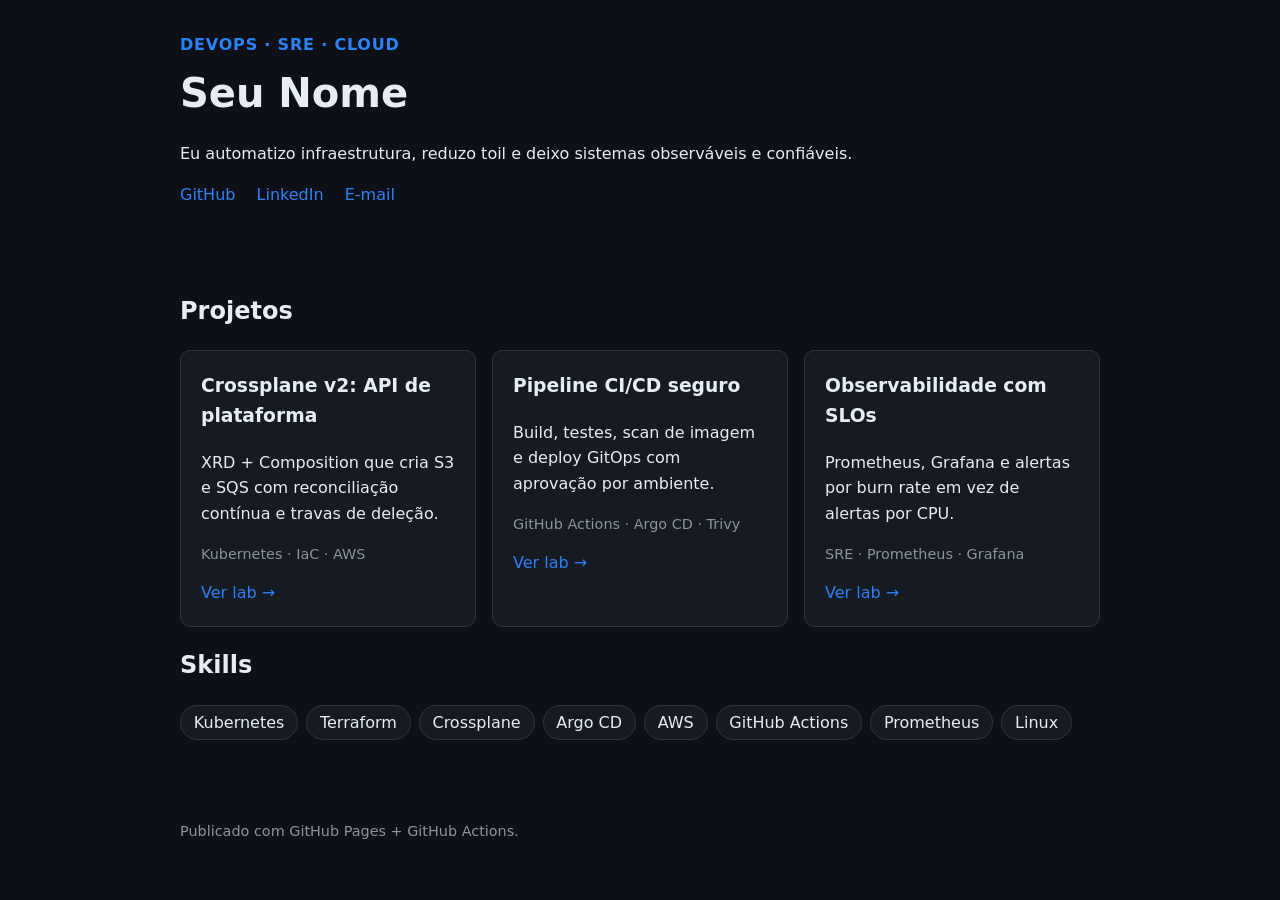
<file: site/index.html>
<!doctype html>
<html lang="pt-BR">
<head>
  <meta charset="utf-8">
  <meta name="viewport" content="width=device-width, initial-scale=1">
  <meta http-equiv="Content-Security-Policy" content="default-src 'self'; img-src 'self' https:; style-src 'self'">
  <title>Seu Nome — DevOps / SRE</title>
  <meta name="description" content="Portfólio de DevOps e SRE: labs reproduzíveis de Kubernetes, IaC, GitOps e observabilidade.">
  <link rel="stylesheet" href="style.css">
</head>
<body>
  <header class="hero">
    <p class="kicker">DevOps · SRE · Cloud</p>
    <h1>Seu Nome</h1>
    <p>Eu automatizo infraestrutura, reduzo toil e deixo sistemas observáveis e confiáveis.</p>
    <nav>
      <a href="https://github.com/SEU-USUARIO">GitHub</a>
      <a href="https://www.linkedin.com/in/SEU-PERFIL/">LinkedIn</a>
      <a href="mailto:voce@exemplo.com">E-mail</a>
    </nav>
  </header>

  <main>
    <section>
      <h2>Projetos</h2>
      <div class="cards">
        <article class="card">
          <h3>Crossplane v2: API de plataforma</h3>
          <p>XRD + Composition que cria S3 e SQS com reconciliação contínua e travas de deleção.</p>
          <p class="tags">Kubernetes · IaC · AWS</p>
          <a href="https://github.com/SEU-USUARIO/crossplane">Ver lab →</a>
        </article>
        <article class="card">
          <h3>Pipeline CI/CD seguro</h3>
          <p>Build, testes, scan de imagem e deploy GitOps com aprovação por ambiente.</p>
          <p class="tags">GitHub Actions · Argo CD · Trivy</p>
          <a href="https://github.com/SEU-USUARIO/pipeline">Ver lab →</a>
        </article>
        <article class="card">
          <h3>Observabilidade com SLOs</h3>
          <p>Prometheus, Grafana e alertas por burn rate em vez de alertas por CPU.</p>
          <p class="tags">SRE · Prometheus · Grafana</p>
          <a href="https://github.com/SEU-USUARIO/slo">Ver lab →</a>
        </article>
      </div>
    </section>

    <section>
      <h2>Skills</h2>
      <ul class="skills">
        <li>Kubernetes</li><li>Terraform</li><li>Crossplane</li><li>Argo CD</li>
        <li>AWS</li><li>GitHub Actions</li><li>Prometheus</li><li>Linux</li>
      </ul>
    </section>
  </main>

  <footer>Publicado com GitHub Pages + GitHub Actions.</footer>
</body>
</html>
</file>
<file: site/style.css>
:root { --bg: #0d1117; --fg: #e6edf3; --muted: #8b949e; --accent: #2f81f7; --card: #161b22; }
* { box-sizing: border-box; }
body { margin: 0; font-family: system-ui, -apple-system, "Segoe UI", sans-serif; background: var(--bg); color: var(--fg); line-height: 1.6; }
.hero, main, footer { max-width: 960px; margin: 0 auto; padding: 2rem 1.25rem; }
.hero h1 { font-size: 2.5rem; margin: .2rem 0; }
.kicker { color: var(--accent); font-weight: 600; letter-spacing: .05em; text-transform: uppercase; margin: 0; }
nav a { margin-right: 1rem; }
a { color: var(--accent); text-decoration: none; }
a:hover { text-decoration: underline; }
.cards { display: grid; gap: 1rem; grid-template-columns: repeat(auto-fit, minmax(260px, 1fr)); }
.card { background: var(--card); border: 1px solid #30363d; border-radius: 10px; padding: 1.25rem; }
.card h3 { margin-top: 0; }
.tags { color: var(--muted); font-size: .9rem; }
.skills { display: flex; flex-wrap: wrap; gap: .5rem; padding: 0; list-style: none; }
.skills li { background: var(--card); border: 1px solid #30363d; border-radius: 999px; padding: .25rem .8rem; }
footer { color: var(--muted); font-size: .9rem; }
</file>
